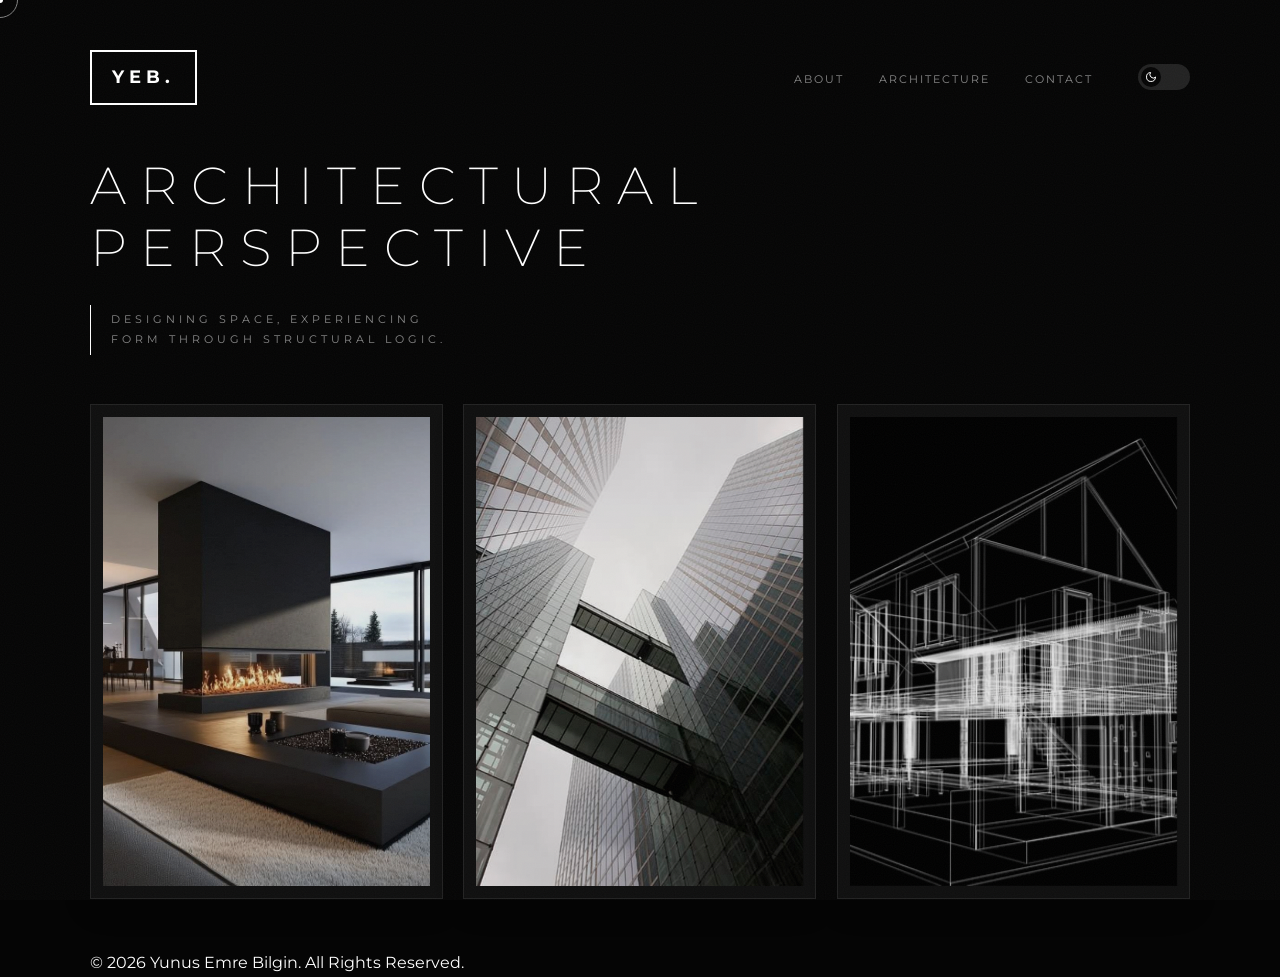
<file: index.html>
<!DOCTYPE html>
<html lang="en">
<head>
    <meta charset="UTF-8">
    <meta name="viewport" content="width=device-width, initial-scale=1.0">
    <title>YEB | Home</title>
    <link href="https://fonts.googleapis.com/css2?family=Montserrat:wght@200;400;700&display=swap" rel="stylesheet">
    <link rel="stylesheet" href="style.css">
    <script>
        const savedTheme = localStorage.getItem('theme') || 'dark';
        document.documentElement.setAttribute('data-theme', savedTheme);
        window.addEventListener('DOMContentLoaded', () => {
            const themeCheckbox = document.getElementById('theme-checkbox');
            if (themeCheckbox && savedTheme === 'light') themeCheckbox.checked = true;
        });
    </script>
</head>
<body>
    <div class="container">
        <nav class="navbar">
            <a href="index.html" class="logo">YEB.</a>
            <ul class="nav-links">
                <li><a href="about.html">About</a></li>
                <li><a href="architecture.html">Architecture</a></li>
                <li><a href="contact.html">Contact</a></li>
                <li>
                    <div class="theme-switch-wrapper">
                        <label class="theme-switch" for="theme-checkbox">
                            <input type="checkbox" id="theme-checkbox" />
                            <div class="slider round">
                                <div class="knob">
                                    <svg class="icon-moon" xmlns="http://www.w3.org/2000/svg" viewBox="0 0 24 24" fill="none" stroke="currentColor" stroke-width="2" stroke-linecap="round" stroke-linejoin="round"><path d="M21 12.79A9 9 0 1 1 11.21 3 7 7 0 0 0 21 12.79z"></path></svg>
                                    <svg class="icon-sun" xmlns="http://www.w3.org/2000/svg" viewBox="0 0 24 24" fill="none" stroke="currentColor" stroke-width="2" stroke-linecap="round" stroke-linejoin="round"><circle cx="12" cy="12" r="5"></circle><line x1="12" y1="1" x2="12" y2="3"></line><line x1="12" y1="21" x2="12" y2="23"></line><line x1="4.22" y1="4.22" x2="5.64" y2="5.64"></line><line x1="18.36" y1="18.36" x2="19.78" y2="19.78"></line><line x1="1" y1="12" x2="3" y2="12"></line><line x1="21" y1="12" x2="23" y2="12"></line><line x1="4.22" y1="19.78" x2="5.64" y2="18.36"></line><line x1="18.36" y1="5.64" x2="19.78" y2="4.22"></line></svg>
                                </div>
                            </div>
                        </label>
                    </div>
                </li>
            </ul>
        </nav>

        <main id="main-content">
            <div class="hero-section hidden-reveal">
                <div class="hero-text-fixed">
                    <h2 class="hero-title">Architectural<br>Perspective</h2>
                    <div class="hero-subtitle-wrapper">
                        <span class="vertical-line"></span>
                        <p>Designing space, experiencing form through structural logic.</p>
                    </div>
                </div>
            </div>
            
            <div class="featured-grid">
                <div class="featured-item hidden-reveal framed-img">
                    <img src="mimari.jpg" alt="Minimal Interior Design">
                </div>
                <div class="featured-item hidden-reveal framed-img">
                    <img src="a.jpg" alt="Modern Facade Detail">
                </div>
                <div class="featured-item hidden-reveal framed-img">
                    <img src="b.jpg" alt="Digital Wireframe Modeling">
                </div>
            </div>
        </main>

        <footer>
            <p>&copy; 2026 Yunus Emre Bilgin. All Rights Reserved.</p>
        </footer>
    </div> 
    <script src="script.js"></script>
</body>
</html>
</file>
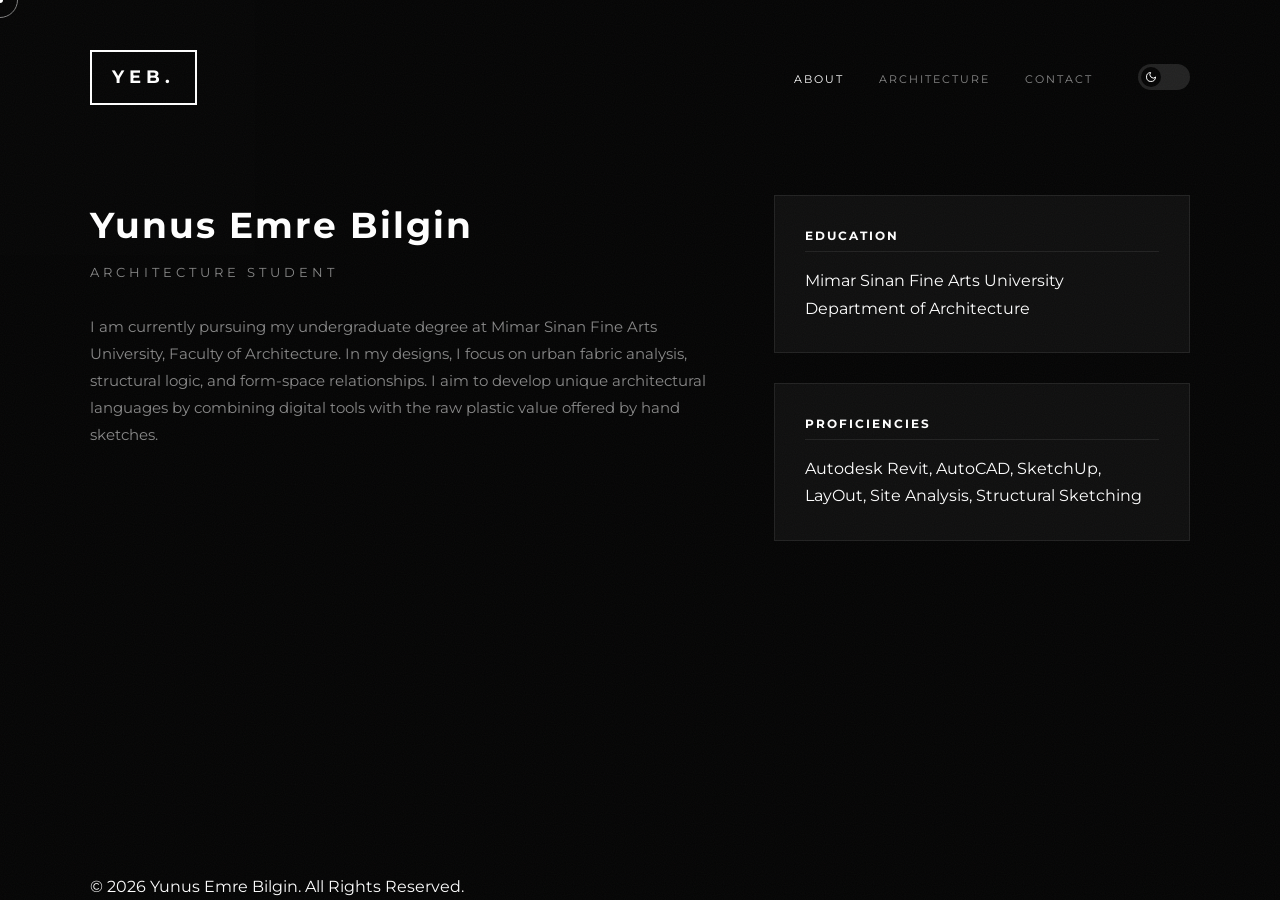
<file: about.html>
<!DOCTYPE html>
<html lang="en">
<head>
    <meta charset="UTF-8">
    <meta name="viewport" content="width=device-width, initial-scale=1.0">
    <title>YEB | About</title>
    <link href="https://fonts.googleapis.com/css2?family=Montserrat:wght@200;400;700&display=swap" rel="stylesheet">
    <link rel="stylesheet" href="style.css">
    <script>
        const savedTheme = localStorage.getItem('theme') || 'dark';
        document.documentElement.setAttribute('data-theme', savedTheme);
        window.addEventListener('DOMContentLoaded', () => {
            const themeCheckbox = document.getElementById('theme-checkbox');
            if (themeCheckbox && savedTheme === 'light') themeCheckbox.checked = true;
        });
    </script>
</head>
<body>
    <div class="container">
        <nav class="navbar">
            <a href="index.html" class="logo">YEB.</a>
            <ul class="nav-links">
                <li><a href="about.html" class="active">About</a></li>
                <li><a href="architecture.html">Architecture</a></li>
                <li><a href="contact.html">Contact</a></li>
                <li>
                    <div class="theme-switch-wrapper">
                        <label class="theme-switch" for="theme-checkbox">
                            <input type="checkbox" id="theme-checkbox" />
                            <div class="slider round">
                                <div class="knob">
                                    <svg class="icon-moon" xmlns="http://www.w3.org/2000/svg" viewBox="0 0 24 24" fill="none" stroke="currentColor" stroke-width="2" stroke-linecap="round" stroke-linejoin="round"><path d="M21 12.79A9 9 0 1 1 11.21 3 7 7 0 0 0 21 12.79z"></path></svg>
                                    <svg class="icon-sun" xmlns="http://www.w3.org/2000/svg" viewBox="0 0 24 24" fill="none" stroke="currentColor" stroke-width="2" stroke-linecap="round" stroke-linejoin="round"><circle cx="12" cy="12" r="5"></circle><line x1="12" y1="1" x2="12" y2="3"></line><line x1="12" y1="21" x2="12" y2="23"></line><line x1="4.22" y1="4.22" x2="5.64" y2="5.64"></line><line x1="18.36" y1="18.36" x2="19.78" y2="19.78"></line><line x1="1" y1="12" x2="3" y2="12"></line><line x1="21" y1="12" x2="23" y2="12"></line><line x1="4.22" y1="19.78" x2="5.64" y2="18.36"></line><line x1="18.36" y1="5.64" x2="19.78" y2="4.22"></line></svg>
                                </div>
                            </div>
                        </label>
                    </div>
                </li>
            </ul>
        </nav>

        <main id="main-content">
            <div class="about-layout">
                <div class="about-biography hidden-reveal">
                    <h1>Yunus Emre Bilgin</h1>
                    <p class="profile-subtitle">Architecture Student</p>
                    <p class="biography-text">
                        I am currently pursuing my undergraduate degree at Mimar Sinan Fine Arts University, Faculty of Architecture. In my designs, I focus on urban fabric analysis, structural logic, and form-space relationships. I aim to develop unique architectural languages by combining digital tools with the raw plastic value offered by hand sketches.
                    </p>
                </div>

                <div class="about-meta-grid hidden-reveal">
                    <div class="meta-box">
                        <h3>Education</h3>
                        <p>Mimar Sinan Fine Arts University<br>Department of Architecture</p>
                    </div>
                    <div class="meta-box">
                        <h3>Proficiencies</h3>
                        <p>Autodesk Revit, AutoCAD, SketchUp, LayOut, Site Analysis, Structural Sketching</p>
                    </div>
                </div>
            </div>
        </main>

        <footer>
            <p>&copy; 2026 Yunus Emre Bilgin. All Rights Reserved.</p>
        </footer>
    </div> 
    <script src="script.js"></script>
</body>
</html>
</file>
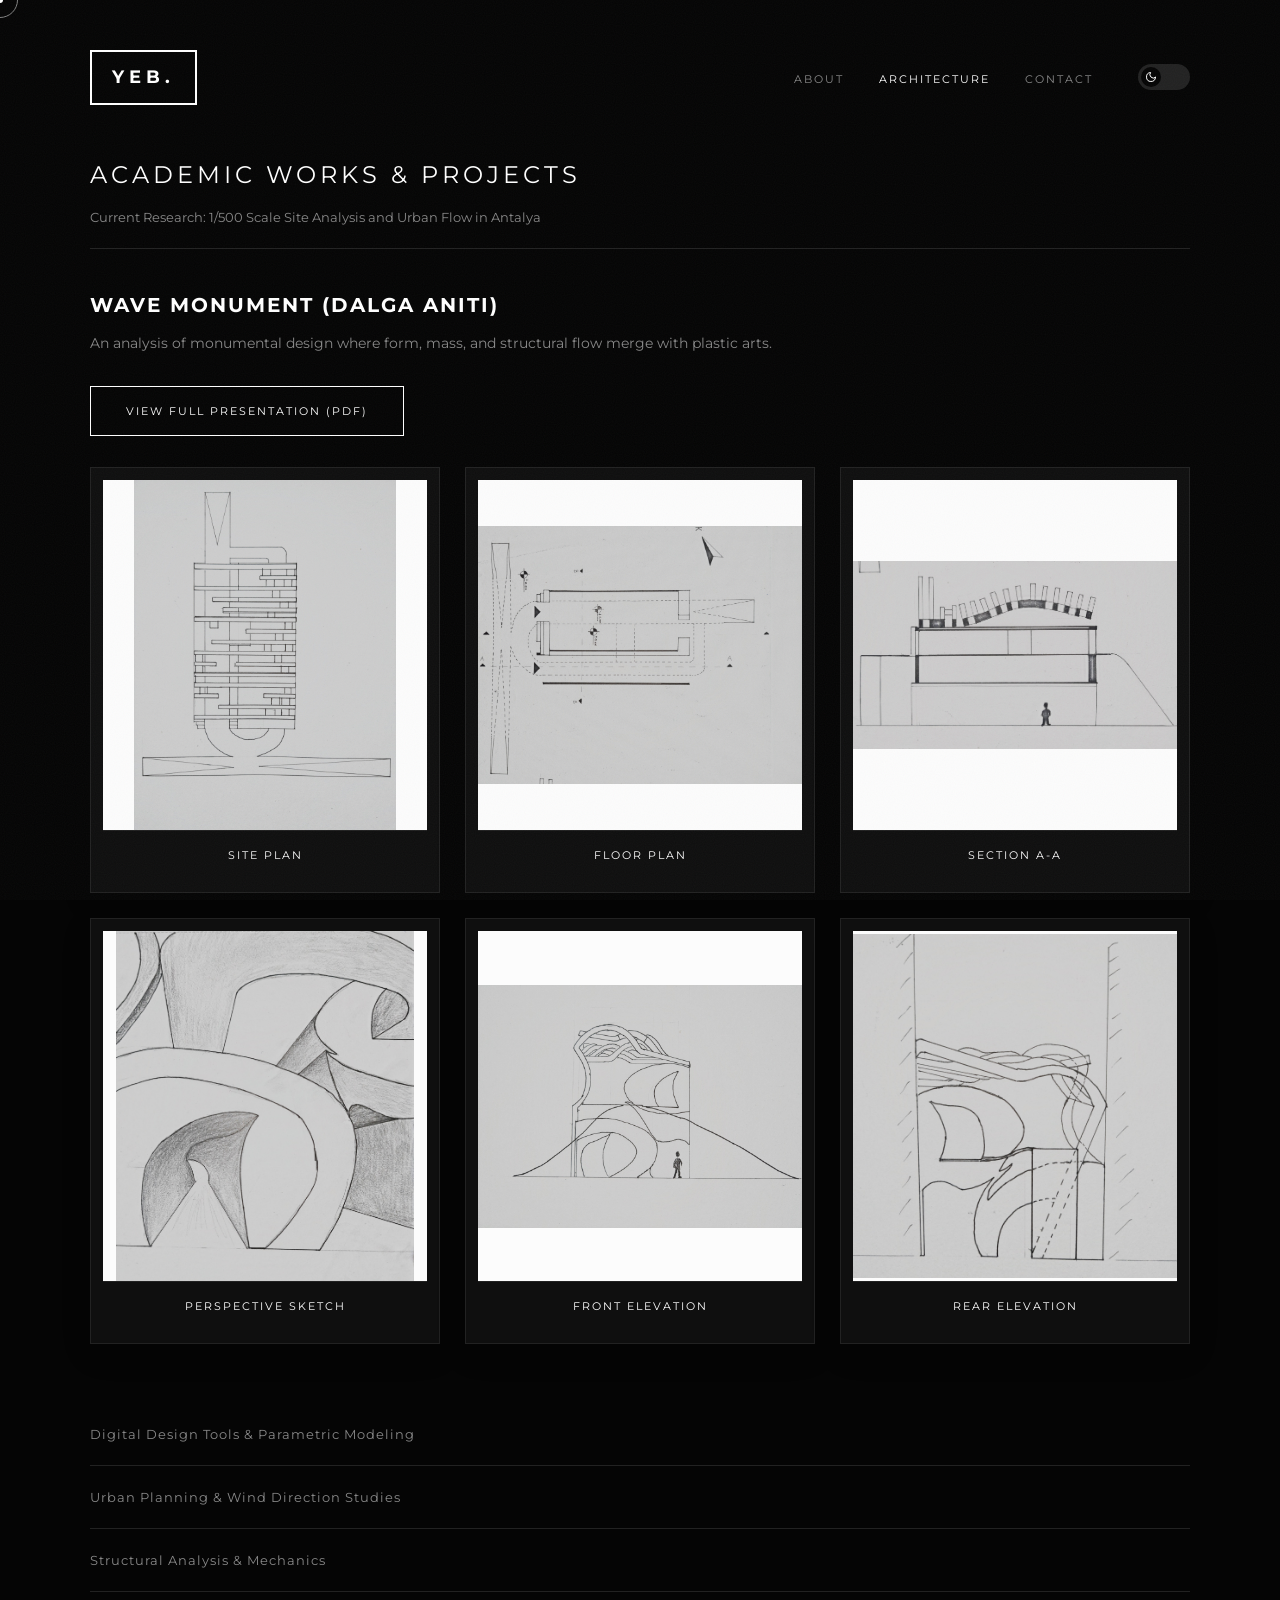
<file: architecture.html>
<!DOCTYPE html>
<html lang="en">
<head>
    <meta charset="UTF-8">
    <meta name="viewport" content="width=device-width, initial-scale=1.0">
    <title>YEB | Architecture</title>
    <link href="https://fonts.googleapis.com/css2?family=Montserrat:wght@200;400;700&display=swap" rel="stylesheet">
    <link rel="stylesheet" href="style.css">
    <script>
        const savedTheme = localStorage.getItem('theme') || 'dark';
        document.documentElement.setAttribute('data-theme', savedTheme);
        window.addEventListener('DOMContentLoaded', () => {
            const themeCheckbox = document.getElementById('theme-checkbox');
            if (themeCheckbox && savedTheme === 'light') themeCheckbox.checked = true;
        });
    </script>
</head>
<body>
    <div class="container">
        <nav class="navbar">
            <a href="index.html" class="logo">YEB.</a>
            <ul class="nav-links">
                <li><a href="about.html">About</a></li>
                <li><a href="architecture.html" class="active">Architecture</a></li>
                <li><a href="contact.html">Contact</a></li>
                <li>
                    <div class="theme-switch-wrapper">
                        <label class="theme-switch" for="theme-checkbox">
                            <input type="checkbox" id="theme-checkbox" />
                            <div class="slider round">
                                <div class="knob">
                                    <svg class="icon-moon" xmlns="http://www.w3.org/2000/svg" viewBox="0 0 24 24" fill="none" stroke="currentColor" stroke-width="2" stroke-linecap="round" stroke-linejoin="round"><path d="M21 12.79A9 9 0 1 1 11.21 3 7 7 0 0 0 21 12.79z"></path></svg>
                                    <svg class="icon-sun" xmlns="http://www.w3.org/2000/svg" viewBox="0 0 24 24" fill="none" stroke="currentColor" stroke-width="2" stroke-linecap="round" stroke-linejoin="round"><circle cx="12" cy="12" r="5"></circle><line x1="12" y1="1" x2="12" y2="3"></line><line x1="12" y1="21" x2="12" y2="23"></line><line x1="4.22" y1="4.22" x2="5.64" y2="5.64"></line><line x1="18.36" y1="18.36" x2="19.78" y2="19.78"></line><line x1="1" y1="12" x2="3" y2="12"></line><line x1="21" y1="12" x2="23" y2="12"></line><line x1="4.22" y1="19.78" x2="5.64" y2="18.36"></line><line x1="18.36" y1="5.64" x2="19.78" y2="4.22"></line></svg>
                                </div>
                            </div>
                        </label>
                    </div>
                </li>
            </ul>
        </nav>

        <main id="main-content">
            <div class="content-header hidden-reveal">
                <h2>Academic Works & Projects</h2>
                <p class="sub-project-title">Current Research: 1/500 Scale Site Analysis and Urban Flow in Antalya</p>
            </div>

            <section class="project-section">
                <div class="project-info hidden-reveal">
                    <h3>Wave Monument (Dalga Anıtı)</h3>
                    <p>An analysis of monumental design where form, mass, and structural flow merge with plastic arts.</p>
                    <a href="project-pdf.html" class="contact-link pdf-btn">View Full Presentation (PDF)</a>
                </div>

                <div class="project-gallery-grid">
                    <figure class="gallery-card hidden-reveal framed-img">
                        <img src="vaziyet.jpg" alt="Site Plan">
                        <figcaption>Site Plan</figcaption>
                    </figure>
                    <figure class="gallery-card hidden-reveal framed-img">
                        <img src="plan.jpg" alt="Floor Plan">
                        <figcaption>Floor Plan</figcaption>
                    </figure>
                    <figure class="gallery-card hidden-reveal framed-img">
                        <img src="aa kesit.jpg" alt="Section A-A">
                        <figcaption>Section A-A</figcaption>
                    </figure>
                    <figure class="gallery-card hidden-reveal framed-img">
                        <img src="perspektif.jpg" alt="Perspective Sketch">
                        <figcaption>Perspective Sketch</figcaption>
                    </figure>
                    <figure class="gallery-card hidden-reveal framed-img">
                        <img src="ön.jpg" alt="Front Elevation">
                        <figcaption>Front Elevation</figcaption>
                    </figure>
                    <figure class="gallery-card hidden-reveal framed-img">
                        <img src="arka.jpg" alt="Rear Elevation">
                        <figcaption>Rear Elevation</figcaption>
                    </figure>
                </div>
            </section>

            <section class="additional-skills-list hidden-reveal">
                <div class="skill-row">Digital Design Tools & Parametric Modeling</div>
                <div class="skill-row">Urban Planning & Wind Direction Studies</div>
                <div class="skill-row">Structural Analysis & Mechanics</div>
            </section>
        </main>

        <footer>
            <p>&copy; 2026 Yunus Emre Bilgin. All Rights Reserved.</p>
        </footer>
    </div> 
    <script src="script.js"></script>
</body>
</html>
</file>
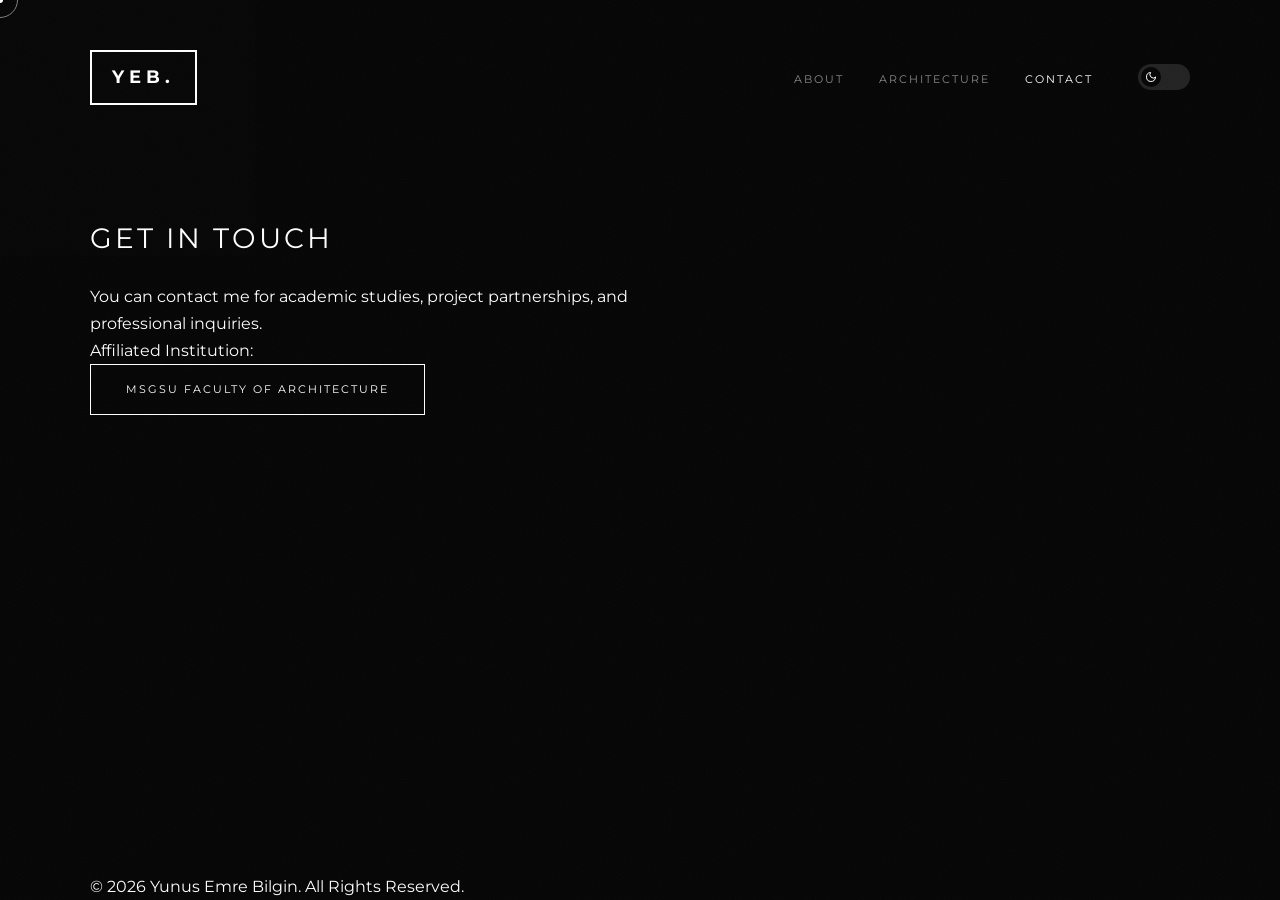
<file: contact.html>
<!DOCTYPE html>
<html lang="en">
<head>
    <meta charset="UTF-8">
    <meta name="viewport" content="width=device-width, initial-scale=1.0">
    <title>YEB | Contact</title>
    <link href="https://fonts.googleapis.com/css2?family=Montserrat:wght@200;400;700&display=swap" rel="stylesheet">
    <link rel="stylesheet" href="style.css">
    <script>
        const savedTheme = localStorage.getItem('theme') || 'dark';
        document.documentElement.setAttribute('data-theme', savedTheme);
        window.addEventListener('DOMContentLoaded', () => {
            const themeCheckbox = document.getElementById('theme-checkbox');
            if (themeCheckbox && savedTheme === 'light') themeCheckbox.checked = true;
        });
    </script>
</head>
<body>
    <div class="container">
        <nav class="navbar">
            <a href="index.html" class="logo">YEB.</a>
            <ul class="nav-links">
                <li><a href="about.html">About</a></li>
                <li><a href="architecture.html">Architecture</a></li>
                <li><a href="contact.html" class="active">Contact</a></li>
                <li>
                    <div class="theme-switch-wrapper">
                        <label class="theme-switch" for="theme-checkbox">
                            <input type="checkbox" id="theme-checkbox" />
                            <div class="slider round">
                                <div class="knob">
                                    <svg class="icon-moon" xmlns="http://www.w3.org/2000/svg" viewBox="0 0 24 24" fill="none" stroke="currentColor" stroke-width="2" stroke-linecap="round" stroke-linejoin="round"><path d="M21 12.79A9 9 0 1 1 11.21 3 7 7 0 0 0 21 12.79z"></path></svg>
                                    <svg class="icon-sun" xmlns="http://www.w3.org/2000/svg" viewBox="0 0 24 24" fill="none" stroke="currentColor" stroke-width="2" stroke-linecap="round" stroke-linejoin="round"><circle cx="12" cy="12" r="5"></circle><line x1="12" y1="1" x2="12" y2="3"></line><line x1="12" y1="21" x2="12" y2="23"></line><line x1="4.22" y1="4.22" x2="5.64" y2="5.64"></line><line x1="18.36" y1="18.36" x2="19.78" y2="19.78"></line><line x1="1" y1="12" x2="3" y2="12"></line><line x1="21" y1="12" x2="23" y2="12"></line><line x1="4.22" y1="19.78" x2="5.64" y2="18.36"></line><line x1="18.36" y1="5.64" x2="19.78" y2="4.22"></line></svg>
                                </div>
                            </div>
                        </label>
                    </div>
                </li>
            </ul>
        </nav>

        <main id="main-content">
            <div class="contact-layout hidden-reveal">
                <div class="content-box">
                    <h2>Get in Touch</h2>
                    <p>You can contact me for academic studies, project partnerships, and professional inquiries.</p>
                    
                    <div class="institution-details">
                        <p>Affiliated Institution:</p>
                        <a href="https://msgsu.edu.tr/akademik/mimarlik-fakultesi/bolumler/mimarlik/" target="_blank" class="contact-link">
                            MSGSU Faculty of Architecture
                        </a>
                    </div>
                </div>
            </div>
        </main>

        <footer>
            <p>&copy; 2026 Yunus Emre Bilgin. All Rights Reserved.</p>
        </footer>
    </div> 
    <script src="script.js"></script>
</body>
</html>
</file>
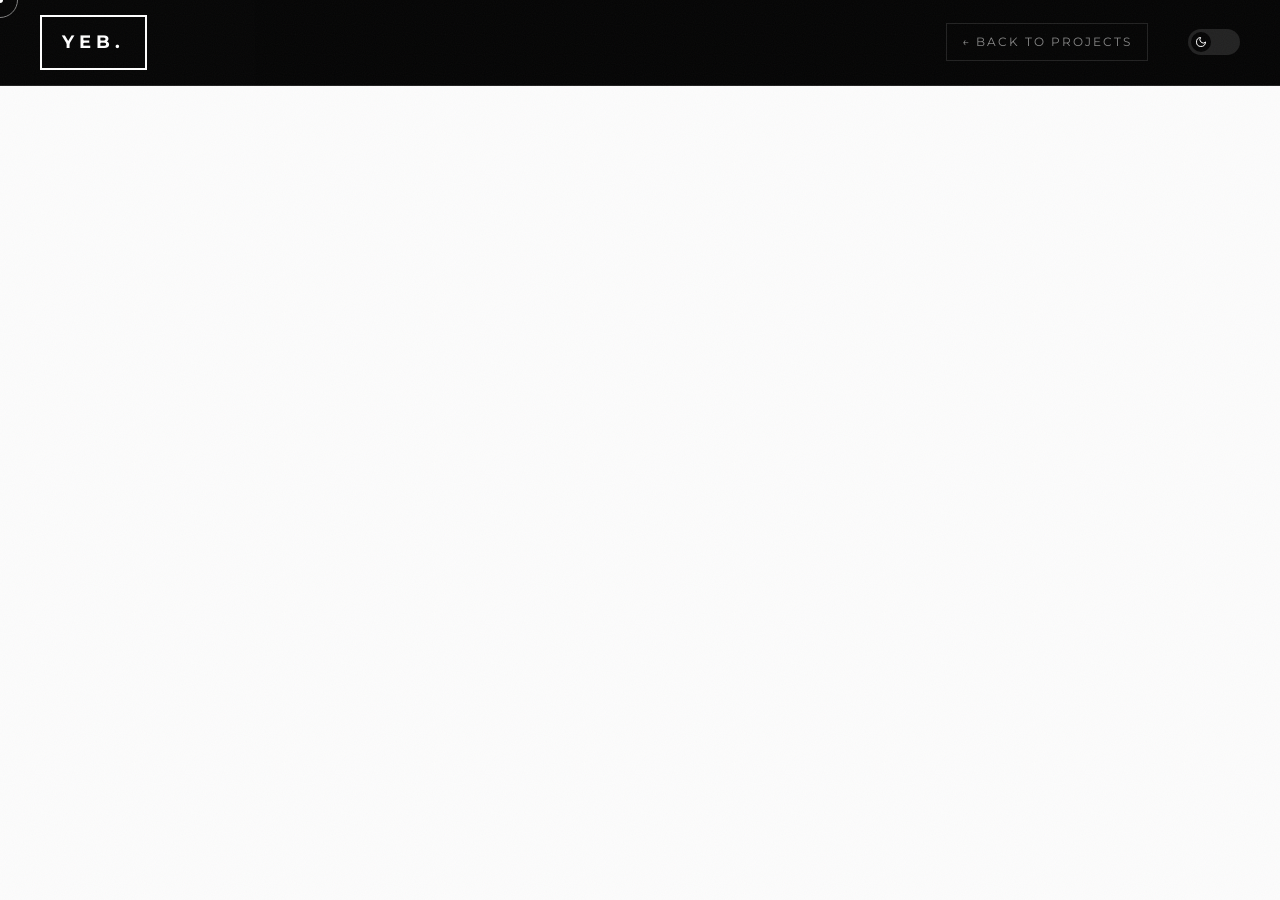
<file: project-pdf.html>
<!DOCTYPE html>
<html lang="en">
<head>
    <meta charset="UTF-8">
    <meta name="viewport" content="width=device-width, initial-scale=1.0">
    <title>YEB | Wave Monument PDF</title>
    <link href="https://fonts.googleapis.com/css2?family=Montserrat:wght@200;400;700&display=swap" rel="stylesheet">
    <link rel="stylesheet" href="style.css">
    <script>
        const savedTheme = localStorage.getItem('theme') || 'dark';
        document.documentElement.setAttribute('data-theme', savedTheme);
        window.addEventListener('DOMContentLoaded', () => {
            const themeCheckbox = document.getElementById('theme-checkbox');
            if (themeCheckbox && savedTheme === 'light') themeCheckbox.checked = true;
        });
    </script>
</head>
<body class="pdf-body">
    <nav class="navbar pdf-navbar">
        <a href="index.html" class="logo">YEB.</a>
        <div class="nav-right">
            <a href="architecture.html" class="back-link">← Back to Projects</a>
            <div class="theme-switch-wrapper">
                <label class="theme-switch" for="theme-checkbox">
                    <input type="checkbox" id="theme-checkbox" />
                    <div class="slider round">
                        <div class="knob">
                            <svg class="icon-moon" xmlns="http://www.w3.org/2000/svg" viewBox="0 0 24 24" fill="none" stroke="currentColor" stroke-width="2" stroke-linecap="round" stroke-linejoin="round"><path d="M21 12.79A9 9 0 1 1 11.21 3 7 7 0 0 0 21 12.79z"></path></svg>
                            <svg class="icon-sun" xmlns="http://www.w3.org/2000/svg" viewBox="0 0 24 24" fill="none" stroke="currentColor" stroke-width="2" stroke-linecap="round" stroke-linejoin="round"><circle cx="12" cy="12" r="5"></circle><line x1="12" y1="1" x2="12" y2="3"></line><line x1="12" y1="21" x2="12" y2="23"></line><line x1="4.22" y1="4.22" x2="5.64" y2="5.64"></line><line x1="18.36" y1="18.36" x2="19.78" y2="19.78"></line><line x1="1" y1="12" x2="3" y2="12"></line><line x1="21" y1="12" x2="23" y2="12"></line><line x1="4.22" y1="19.78" x2="5.64" y2="18.36"></line><line x1="18.36" y1="5.64" x2="19.78" y2="4.22"></line></svg>
                        </div>
                    </div>
                </label>
            </div>
        </div>
    </nav>

    <main class="iframe-wrapper-full">
        <iframe src="ilovepdf_merged.pdf" title="Wave Monument Project File"></iframe>
    </main>

    <script src="script.js"></script>
</body>
</html>
</file>
<file: style.css>
/* =========================================
   YEB ARCHITECTURE PORTFOLIO - STYLE.CSS
   ========================================= */

html.no-transition * {
    transition: none !important;
}

:root {
    --bg-color: #050505;
    --text-primary: #ffffff;
    --text-secondary: #888888;
    --border-color: #222222;
    --accent-bg: #0f0f0f;
    --card-bg: #151515;
    --img-bg: #fcfcfc;
    --hover-bg: #ffffff;
    --hover-text: #000000;
}

[data-theme="light"] {
    --bg-color: #e9e9e9;
    --text-primary: #111111;
    --text-secondary: #555555;
    --border-color: #cccccc;
    --accent-bg: #f5f5f5;
    --card-bg: #ffffff;
    --img-bg: #ffffff;
    --hover-bg: #111111;
    --hover-text: #ffffff;
}

* {
    margin: 0;
    padding: 0;
    box-sizing: border-box;
    cursor: none; 
}

/* Page Transition Effects */
body {
    background-color: var(--bg-color); 
    color: var(--text-primary); 
    font-family: 'Montserrat', sans-serif;
    line-height: 1.7;
    transition: background-color 0.4s ease, color 0.4s ease;
    overflow-x: hidden;
    overflow-y: scroll;
    position: relative;
    -webkit-font-smoothing: antialiased;
    
    opacity: 0;
    animation: pageFadeIn 0.3s cubic-bezier(0.165, 0.84, 0.44, 1) forwards;
}

/* KESİN ÇÖZÜM: Transform animasyonları tamamen silindi, sadece opacity bırakıldı */
@keyframes pageFadeIn {
    0% { opacity: 0; }
    100% { opacity: 1; }
}

body.page-fade-out {
    opacity: 0;
    transition: opacity 0.15s ease;
}

/* SVG Noise Performance Fix */
body::before {
    content: "";
    position: fixed;
    top: 0; left: 0; width: 100vw; height: 100vh;
    background-image: url('data:image/svg+xml;utf8,<svg viewBox="0 0 150 150" xmlns="http://www.w3.org/2000/svg"><filter id="noiseFilter"><feTurbulence type="fractalNoise" baseFrequency="0.9" numOctaves="1" stitchTiles="stitch"/></filter><rect width="100%" height="100%" filter="url(%23noiseFilter)"/></svg>');
    background-repeat: repeat;
    background-size: 150px 150px;
    opacity: 0.04;
    pointer-events: none;
    z-index: 9998;
    transform: translateZ(0);
}

[data-theme="light"] body::before {
    opacity: 0.06;
}

.container {
    max-width: 1200px;
    margin: 0 auto;
    min-height: 100vh;
    display: flex;
    flex-direction: column;
    padding: 0 50px;
    position: relative;
    z-index: 1; 
}

/* Custom Cursor Styles */
.cursor-dot {
    width: 6px;
    height: 6px;
    background-color: var(--text-primary);
    border-radius: 50%;
    position: fixed;
    top: 0; /* Tarayıcı uydurmasın diye eklendi */
    left: 0; /* Tarayıcı uydurmasın diye eklendi */
    transform: translate(-50%, -50%) translateZ(0);
    pointer-events: none;
    z-index: 999999 !important;
    transition: opacity 0.2s ease, transform 0.2s ease;
    will-change: top, left, transform;
}

.cursor-outline {
    width: 36px;
    height: 36px;
    border: 1px solid var(--text-primary);
    border-radius: 50%;
    position: fixed;
    top: 0; /* Tarayıcı uydurmasın diye eklendi */
    left: 0; /* Tarayıcı uydurmasın diye eklendi */
    transform: translate(-50%, -50%) translateZ(0);
    pointer-events: none;
    z-index: 999998 !important;
    opacity: 0.5;
    transition: width 0.2s ease, height 0.2s ease, background-color 0.2s ease, border-color 0.2s ease, opacity 0.2s ease;
    will-change: top, left, width, height, transform;
}

.cursor-dot.cursor-hover { opacity: 0; transform: translate(-50%, -50%) scale(0) translateZ(0); }
.cursor-outline.cursor-hover { width: 60px; height: 60px; background-color: var(--text-primary); opacity: 0.1; border-color: transparent; }

.navbar {
    display: flex;
    justify-content: space-between;
    align-items: center;
    padding: 50px 0;
    position: relative;
}

.logo {
    font-size: 18px;
    font-weight: 700;
    letter-spacing: 5px;
    border: 2px solid var(--text-primary);
    padding: 10px 20px;
    text-transform: uppercase;
    transition: all 0.3s ease;
    color: var(--text-primary);
    display: inline-block;
    text-decoration: none;
}

.logo:hover { background-color: var(--hover-bg); color: var(--hover-text); }

.nav-links {
    list-style: none;
    display: flex;
    align-items: center;
    gap: 35px;
    position: relative; 
}

.nav-links a {
    text-decoration: none;
    color: var(--text-secondary);
    font-size: 11px;
    text-transform: uppercase;
    letter-spacing: 2px;
    transition: color 0.3s ease;
    padding-bottom: 4px;
}

.nav-links a:hover, .nav-links a.active { color: var(--text-primary); }
.nav-links a.active { border-bottom: transparent; }

.nav-indicator {
    position: absolute;
    left: 0;
    top: 0;
    height: 2px;
    background-color: var(--text-primary);
    transition: left 0.4s cubic-bezier(0.165, 0.84, 0.44, 1), 
                width 0.4s cubic-bezier(0.165, 0.84, 0.44, 1), 
                opacity 0.3s ease;
    pointer-events: none;
    z-index: 2;
    transform: translateZ(0);
}

/* Theme Switcher */
.theme-switch-wrapper { display: flex; align-items: center; margin-left: 10px; }
.theme-switch { position: relative; display: inline-block; width: 52px; height: 26px; }
.theme-switch input { opacity: 0; width: 0; height: 0; }
.slider, .knob, .knob svg { transition: none !important; }
body.transitions-enabled .slider, body.transitions-enabled .knob, body.transitions-enabled .knob svg {
    transition: .4s cubic-bezier(0.165, 0.84, 0.44, 1) !important;
}
.slider { position: absolute; top: 0; left: 0; right: 0; bottom: 0; background-color: var(--border-color); border-radius: 34px; }
.knob { position: absolute; height: 20px; width: 20px; left: 3px; bottom: 3px; background-color: var(--bg-color); border-radius: 50%; display: flex; align-items: center; justify-content: center; z-index: 2; color: var(--text-primary); }
.knob svg { width: 12px; height: 12px; position: absolute; }
.icon-sun { opacity: 0; transform: rotate(-45deg); }
.icon-moon { opacity: 1; transform: rotate(0); }
input:checked + .slider { background-color: var(--text-secondary); }
input:checked + .slider .knob { transform: translateX(26px); background-color: var(--bg-color); }
input:checked + .slider .knob .icon-moon { opacity: 0; transform: rotate(45deg); }
input:checked + .slider .knob .icon-sun { opacity: 1; transform: rotate(0); }

#main-content { flex: 1; }
.hidden-reveal { 
    opacity: 0; 
    transform: translateY(30px); 
    transition: opacity 0.6s ease-out, transform 0.6s ease-out; 
    will-change: opacity, transform;
}
.hidden-reveal.visible { opacity: 1; transform: translateY(0); }

.framed-img { border: 1px solid var(--border-color); padding: 12px; background-color: var(--accent-bg); box-shadow: 0px 10px 30px rgba(0,0,0,0.1); }
.hero-section { margin-bottom: 50px; }
.hero-title { font-weight: 200; font-size: 52px; letter-spacing: 14px; line-height: 1.2; margin-bottom: 25px; text-transform: uppercase; }
.hero-subtitle-wrapper { display: flex; align-items: center; gap: 20px; }
.vertical-line { width: 1px; height: 50px; background-color: var(--text-primary); }
.hero-subtitle-wrapper p { font-size: 11px; color: var(--text-secondary); letter-spacing: 4px; text-transform: uppercase; max-width: 350px; line-height: 1.8; }
.featured-grid { display: grid; grid-template-columns: repeat(3, 1fr); gap: 20px; margin-bottom: 50px; }
.featured-item { overflow: hidden; height: 55vh; transform: translateZ(0); }
.featured-item img { width: 100%; height: 100%; object-fit: cover; transition: transform 0.6s ease; opacity: 0.9; will-change: transform; }
.featured-item:hover img { transform: scale(1.03); opacity: 1; }
.content-header { margin-bottom: 40px; border-bottom: 1px solid var(--border-color); padding-bottom: 20px; }
.content-header h2 { font-size: 24px; font-weight: 400; letter-spacing: 4px; text-transform: uppercase; }
.sub-project-title { font-size: 13px; color: var(--text-secondary); margin-top: 10px; }
.project-section { margin-bottom: 60px; }
.project-info { margin-bottom: 30px; max-width: 800px; }
.project-info h3 { font-size: 20px; letter-spacing: 2px; margin-bottom: 10px; text-transform: uppercase; }
.project-info p { color: var(--text-secondary); font-size: 14px; margin-bottom: 20px; }
.pdf-btn { margin-top: 10px; }
.project-gallery-grid { display: grid; grid-template-columns: repeat(auto-fit, minmax(320px, 1fr)); gap: 25px; margin-bottom: 40px; }
.gallery-card { position: relative; overflow: hidden; transform: translateZ(0); }
.gallery-card img { width: 100%; height: 350px; object-fit: contain; background-color: var(--img-bg); display: block; transition: transform 0.4s ease; will-change: transform; }
.gallery-card:hover img { transform: scale(1.02); }
.gallery-card figcaption { padding: 15px; background-color: var(--accent-bg); color: var(--text-primary); font-size: 11px; letter-spacing: 2px; text-transform: uppercase; border-top: 1px solid var(--border-color); text-align: center; }

.pdf-body { overflow: hidden; display: flex; flex-direction: column; height: 100vh; padding: 0; }
.pdf-navbar { padding: 15px 40px; background-color: var(--bg-color); border-bottom: 1px solid var(--border-color); margin: 0; z-index: 10; }
.nav-right { display: flex; align-items: center; gap: 30px; }
.back-link { color: var(--text-secondary); text-decoration: none; font-size: 12px; text-transform: uppercase; letter-spacing: 2px; border: 1px solid var(--border-color); padding: 8px 15px; transition: 0.3s ease; }
.back-link:hover { color: var(--hover-text); background-color: var(--hover-bg); }
.iframe-wrapper-full { flex: 1; width: 100%; background-color: var(--img-bg); position: relative; z-index: 1; }
.iframe-wrapper-full iframe { width: 100%; height: 100%; border: none; display: block; }

#lightbox { position: fixed; z-index: 10000; top: 0; left: 0; width: 100%; height: 100%; background-color: rgba(0, 0, 0, 0.95); display: flex; justify-content: center; align-items: center; opacity: 0; pointer-events: none; transition: opacity 0.3s ease; transform: translateZ(0); }
#lightbox.active { opacity: 1; pointer-events: all; }
#lightbox img { max-width: 90%; max-height: 90%; box-shadow: 0 0 30px rgba(0,0,0,0.8); background-color: var(--img-bg); transition: transform 0.1s ease-out; will-change: transform; }

.skill-row { padding: 20px 0; border-bottom: 1px solid var(--border-color); font-size: 13px; letter-spacing: 1px; color: var(--text-secondary); }
.about-layout { display: grid; grid-template-columns: 1.5fr 1fr; gap: 60px; padding: 40px 0; }
.about-biography h1 { font-size: 36px; font-weight: 700; letter-spacing: 2px; margin-bottom: 5px; }
.profile-subtitle { font-size: 13px; letter-spacing: 4px; text-transform: uppercase; color: var(--text-secondary); margin-bottom: 30px; }
.biography-text { color: var(--text-secondary); font-size: 15px; line-height: 1.8; }
.about-meta-grid { display: flex; flex-direction: column; gap: 30px; }
.meta-box { background-color: var(--accent-bg); padding: 30px; border: 1px solid var(--border-color); }
.meta-box h3 { font-size: 12px; letter-spacing: 2px; text-transform: uppercase; margin-bottom: 15px; color: var(--text-primary); border-bottom: 1px solid var(--border-color); padding-bottom: 5px; }

.contact-layout { padding: 60px 0; max-width: 600px; }
.content-box h2 { font-size: 28px; font-weight: 400; letter-spacing: 3px; text-transform: uppercase; margin-bottom: 20px; }
.contact-link { display: inline-block; padding: 15px 35px; border: 1px solid var(--text-primary); color: var(--text-primary); text-decoration: none; font-size: 11px; letter-spacing: 2px; text-transform: uppercase; transition: all 0.3s ease; }
.contact-link:hover { background-color: var(--hover-bg); color: var(--hover-text); }

@media screen and (max-width: 900px) {
    .about-layout { grid-template-columns: 1fr; gap: 40px; }
}

@media screen and (max-width: 768px) {
    .container { padding: 0 25px; }
    .pdf-navbar { padding: 15px 20px; }
    * { cursor: auto; }
    .cursor-dot, .cursor-outline { display: none !important; }
    .menu-toggle { display: flex; cursor: pointer; }
    .nav-links { position: absolute; right: 0; top: 100%; background-color: var(--accent-bg); width: 100%; flex-direction: column; align-items: center; padding: 20px 0; transform: translateY(-20px); opacity: 0; pointer-events: none; border-bottom: 1px solid var(--border-color); z-index: 99; }
    .nav-links.nav-active { transform: translateY(0); opacity: 1; pointer-events: all; }
    .nav-indicator { display: none !important; }
    .nav-links a.active { border-bottom: 2px solid var(--text-primary); }
    .hero-title { font-size: 28px; letter-spacing: 6px; }
    .vertical-line { height: 35px; }
    .featured-grid { grid-template-columns: 1fr; }
}

/* =========================================
   IFRAME & CURSOR FIX 
   ========================================= */
.hide-custom-cursor {
    opacity: 0 !important;
    transform: scale(0) !important;
    transition: opacity 0.15s ease, transform 0.15s ease !important;
}

.iframe-wrapper-full, .iframe-wrapper-full iframe {
    cursor: auto !important;
}
</file>
